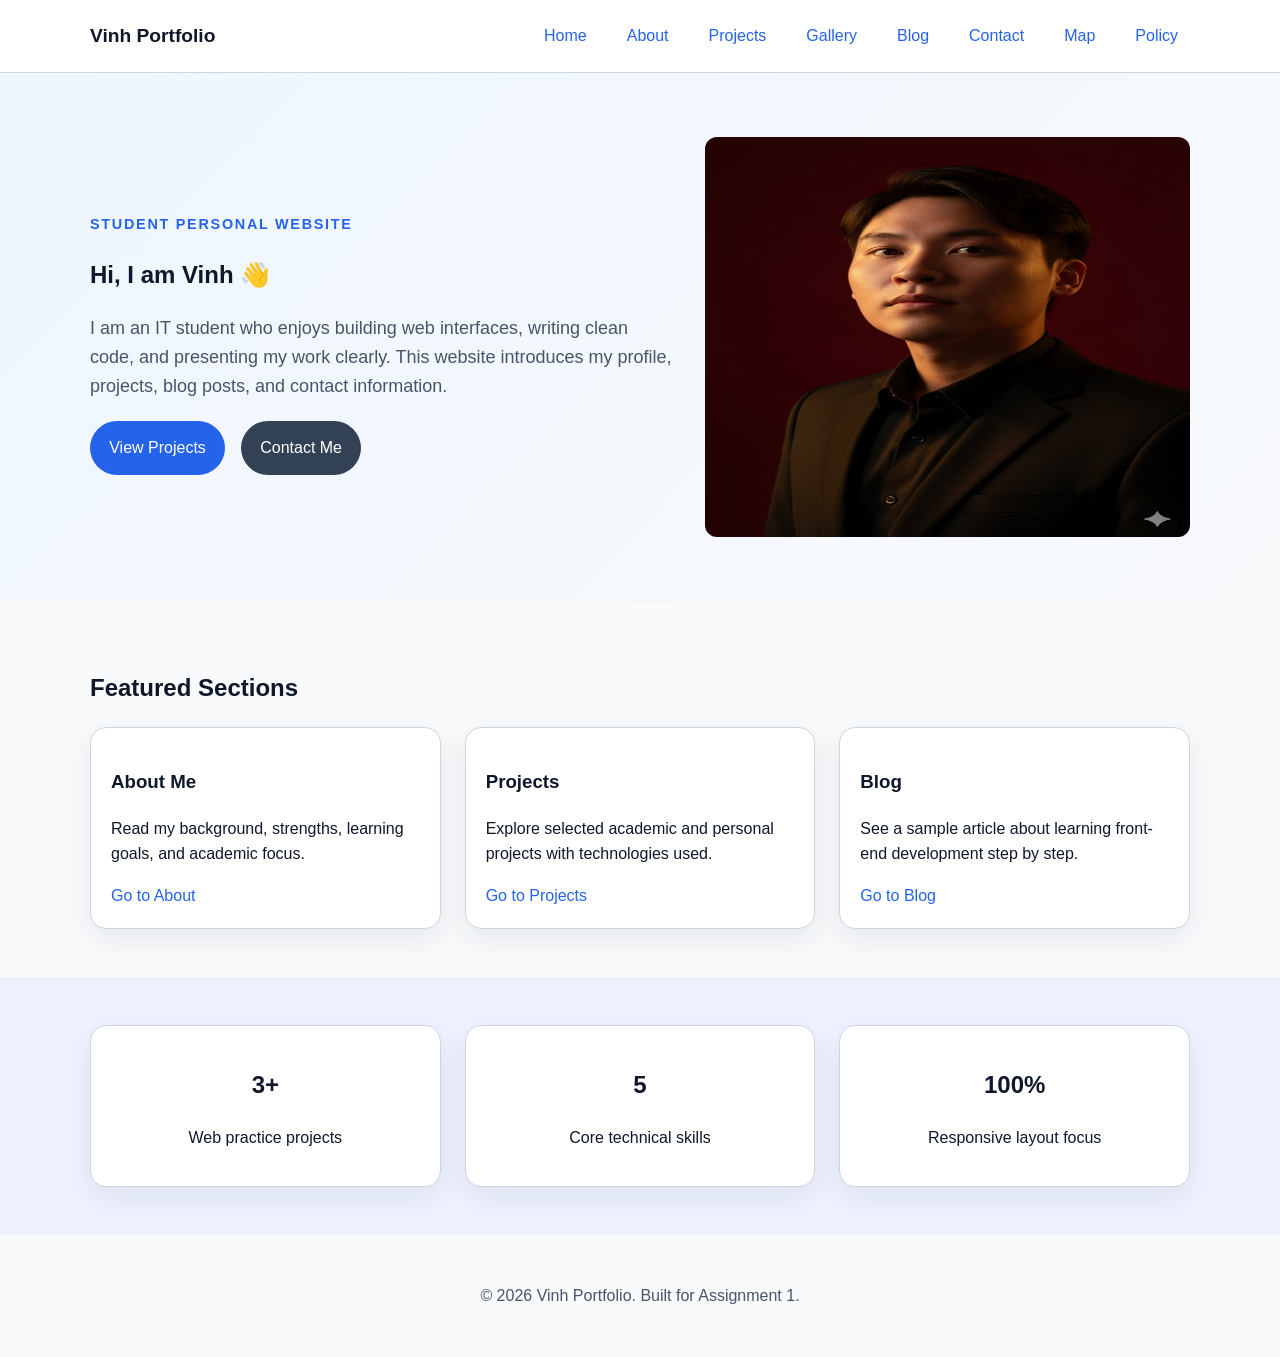
<file: index.html>
<!DOCTYPE html>
<html lang="en">
<head>
  <meta charset="UTF-8" />
  <meta name="viewport" content="width=device-width, initial-scale=1.0" />
  <meta name="description" content="Home page of Vinh personal portfolio website for Assignment 1." />
  <title>Home | Vinh Portfolio</title>
  <link rel="icon" type="image/png" href="assets/img/favicon.png" />
  <link rel="stylesheet" href="assets/css/styles.css" />
  <script defer src="assets/js/main.js"></script>
</head>
<body>
  <a class="skip-link" href="#main-content">Skip to main content</a>
  <header class="site-header">
    <div class="container header-wrapper">

      <a class="logo" href="index.html">Vinh Portfolio</a>
      <button class="menu-toggle" aria-label="Open navigation menu">☰</button>
      <nav aria-label="Main navigation" class="site-nav">
        <ul>
          <li><a href="index.html">Home</a></li>
          <li><a href="about.html">About</a></li>
          <li><a href="projects.html">Projects</a></li>
          <li><a href="gallery.html">Gallery</a></li>
          <li><a href="blog.html">Blog</a></li>
          <li><a href="contact.html">Contact</a></li>
          <li><a href="map.html">Map</a></li>
          <li><a href="policy.html">Policy</a></li>
        </ul>
      </nav>

    </div>
  </header>

  <main id="main-content">

    <section class="hero">
      <div class="container hero-grid">
        <div>
          <p class="eyebrow">Student Personal Website</p>
          <h1>Hi, I am Vinh 👋</h1>
          <p class="lead">
            I am an IT student who enjoys building web interfaces, writing clean code,
            and presenting my work clearly. This website introduces my profile,
            projects, blog posts, and contact information.
          </p>
          <div class="button-row">
            <a class="button" href="projects.html">View Projects</a>
            <a class="button button-secondary" href="contact.html">Contact Me</a>
          </div>
        </div>
        <figure class="hero-figure">
          <img src="assets/img/profile.jpg" alt="Person working on a laptop at a desk for portfolio hero section" width="600" height="400" />
        </figure>
      </div>
    </section>

    <section class="section">
      <div class="container">
        <h2>Featured Sections</h2>
        <div class="card-grid">
          <article class="card">
            <h3>About Me</h3>
            <p>Read my background, strengths, learning goals, and academic focus.</p>
            <a href="about.html">Go to About</a>
          </article>
          <article class="card">
            <h3>Projects</h3>
            <p>Explore selected academic and personal projects with technologies used.</p>
            <a href="projects.html">Go to Projects</a>
          </article>
          <article class="card">
            <h3>Blog</h3>
            <p>See a sample article about learning front-end development step by step.</p>
            <a href="blog.html">Go to Blog</a>
          </article>
        </div>
      </div>
    </section>

    <section class="section section-alt">
      <div class="container stats-grid">
        <article class="stat-card">
          <h2>3+</h2>
          <p>Web practice projects</p>
        </article>
        <article class="stat-card">
          <h2>5</h2>
          <p>Core technical skills</p>
        </article>
        <article class="stat-card">
          <h2>100%</h2>
          <p>Responsive layout focus</p>
        </article>
      </div>
    </section>

  </main>

    <footer class="site-footer">
      <p>&copy; 2026 Vinh Portfolio. Built for Assignment 1.</p>
    </footer>

</body>
</html>
</file>
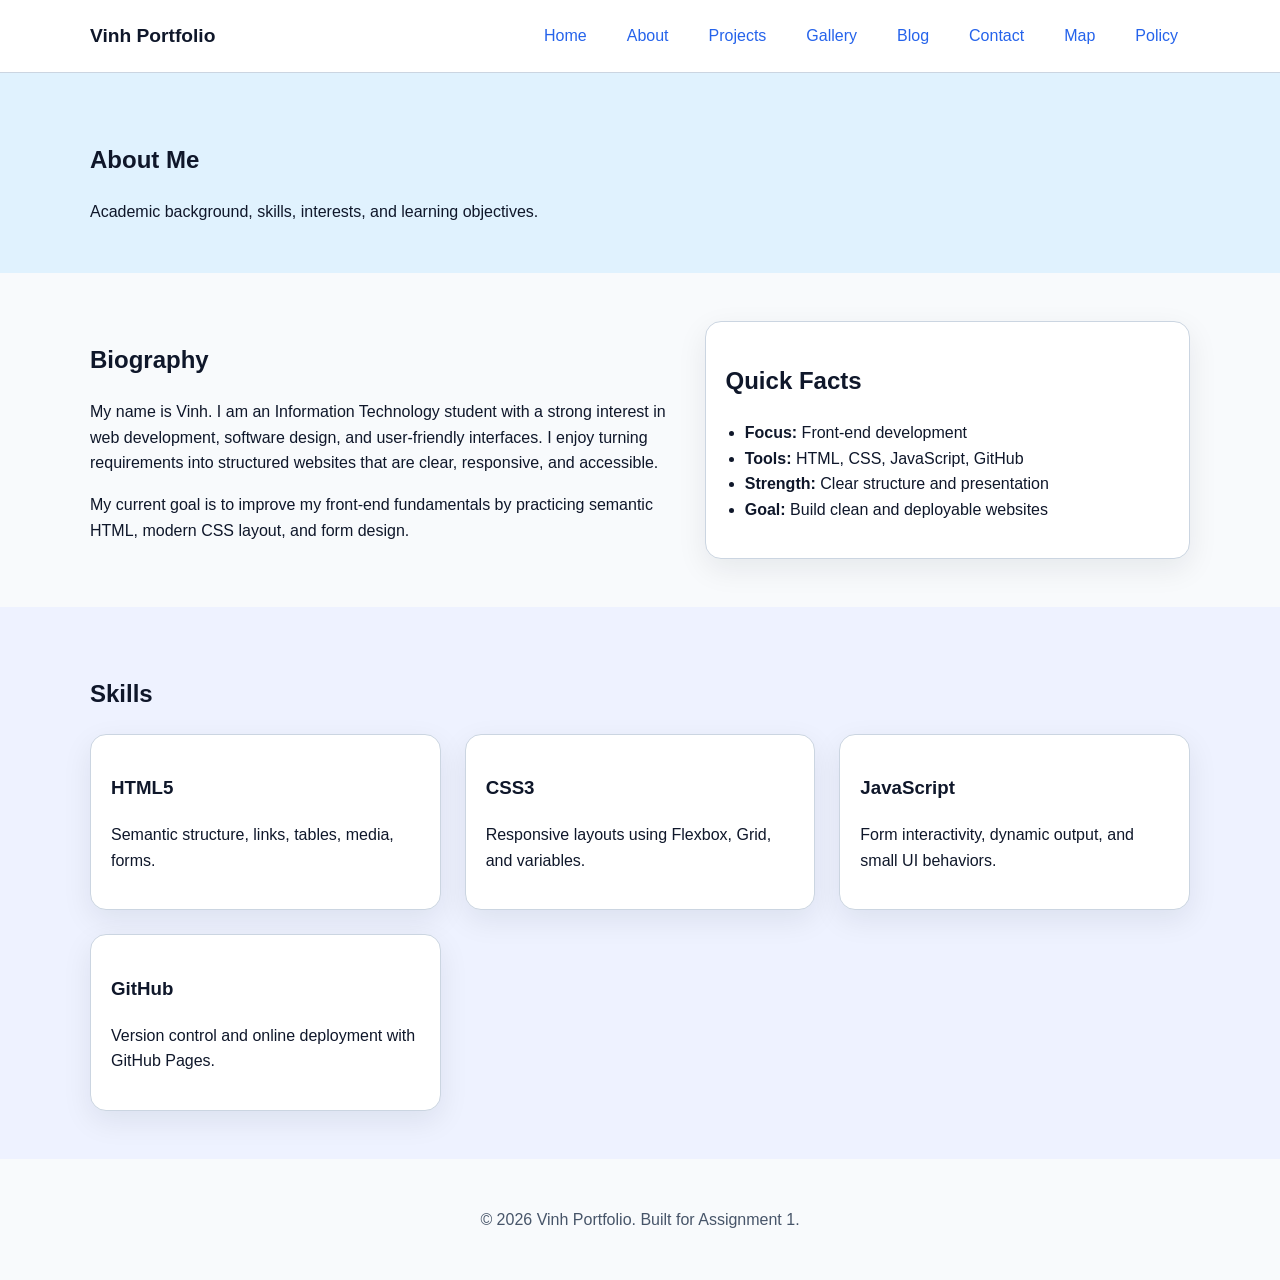
<file: about.html>
<!DOCTYPE html>
<html lang="en">
<head>
  <meta charset="UTF-8" />
  <meta name="viewport" content="width=device-width, initial-scale=1.0" />
  <meta name="description" content="About page describing Vinh background, skills, and goals." />
  <title>About | Vinh Portfolio</title>
  <link rel="icon" type="image/png" href="assets/img/favicon.png" />
  <link rel="stylesheet" href="assets/css/styles.css" />
  <script defer src="assets/js/main.js"></script>
</head>
<body>
  <a class="skip-link" href="#main-content">Skip to main content</a>
  <header class="site-header">
    <div class="container header-wrapper">

      <a class="logo" href="index.html">Vinh Portfolio</a>
      <button class="menu-toggle" aria-label="Open navigation menu">☰</button>
      <nav aria-label="Main navigation" class="site-nav">
        <ul>
          <li><a href="index.html">Home</a></li>
          <li><a href="about.html">About</a></li>
          <li><a href="projects.html">Projects</a></li>
          <li><a href="gallery.html">Gallery</a></li>
          <li><a href="blog.html">Blog</a></li>
          <li><a href="contact.html">Contact</a></li>
          <li><a href="map.html">Map</a></li>
          <li><a href="policy.html">Policy</a></li>
        </ul>
      </nav>

    </div>
  </header>

  <main id="main-content">

    <section class="page-banner">
      <div class="container">
        <h1>About Me</h1>
        <p>Academic background, skills, interests, and learning objectives.</p>
      </div>
    </section>

    <section class="section">
      <div class="container two-column">
        <article>
          <h2>Biography</h2>
          <p>
            My name is Vinh. I am an Information Technology student with a strong interest in
            web development, software design, and user-friendly interfaces. I enjoy turning
            requirements into structured websites that are clear, responsive, and accessible.
          </p>
          <p>
            My current goal is to improve my front-end fundamentals by practicing semantic HTML,
            modern CSS layout, and form design.
          </p>
        </article>
        <aside class="card">
          <h2>Quick Facts</h2>
          <ul class="info-list">
            <li><strong>Focus:</strong> Front-end development</li>
            <li><strong>Tools:</strong> HTML, CSS, JavaScript, GitHub</li>
            <li><strong>Strength:</strong> Clear structure and presentation</li>
            <li><strong>Goal:</strong> Build clean and deployable websites</li>
          </ul>
        </aside>
      </div>
    </section>

    <section class="section section-alt">
      <div class="container">
        <h2>Skills</h2>
        <div class="skill-grid">
          <div class="skill-card"><h3>HTML5</h3><p>Semantic structure, links, tables, media, forms.</p></div>
          <div class="skill-card"><h3>CSS3</h3><p>Responsive layouts using Flexbox, Grid, and variables.</p></div>
          <div class="skill-card"><h3>JavaScript</h3><p>Form interactivity, dynamic output, and small UI behaviors.</p></div>
          <div class="skill-card"><h3>GitHub</h3><p>Version control and online deployment with GitHub Pages.</p></div>
        </div>
      </div>
    </section>

  </main>

    <footer class="site-footer">
      <p>&copy; 2026 Vinh Portfolio. Built for Assignment 1.</p>
    </footer>

</body>
</html>
</file>
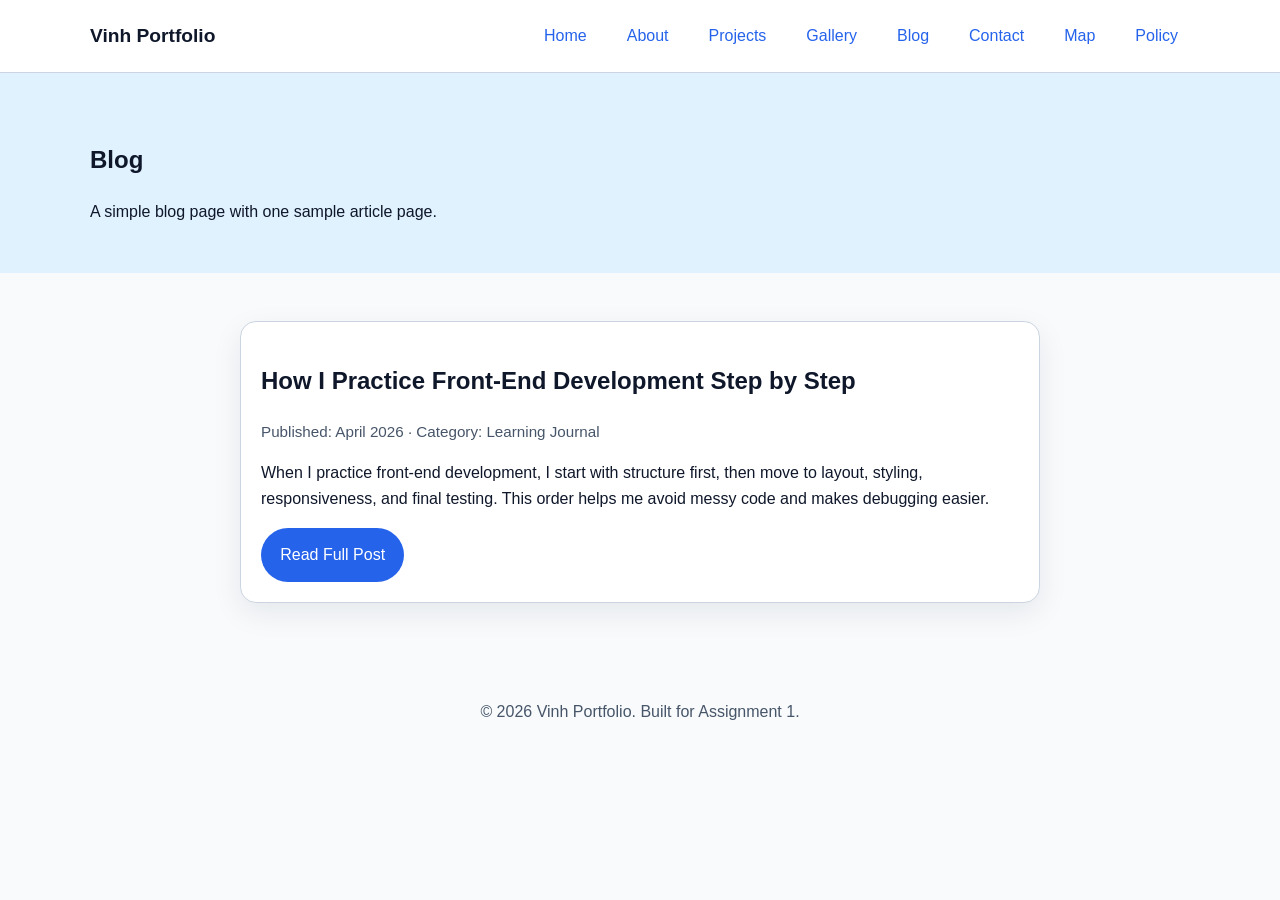
<file: blog.html>
<!DOCTYPE html>
<html lang="en">
<head>
  <meta charset="UTF-8" />
  <meta name="viewport" content="width=device-width, initial-scale=1.0" />
  <meta name="description" content="Blog page with article previews." />
  <title>Blog | Vinh Portfolio</title>
  <link rel="icon" type="image/png" href="assets/img/favicon.png" />
  <link rel="stylesheet" href="assets/css/styles.css" />
  <script defer src="assets/js/main.js"></script>
</head>
<body>
  <a class="skip-link" href="#main-content">Skip to main content</a>
  <header class="site-header">
    <div class="container header-wrapper">

      <a class="logo" href="index.html">Vinh Portfolio</a>
      <button class="menu-toggle" aria-label="Open navigation menu">☰</button>
      <nav aria-label="Main navigation" class="site-nav">
        <ul>
          <li><a href="index.html">Home</a></li>
          <li><a href="about.html">About</a></li>
          <li><a href="projects.html">Projects</a></li>
          <li><a href="gallery.html">Gallery</a></li>
          <li><a href="blog.html">Blog</a></li>
          <li><a href="contact.html">Contact</a></li>
          <li><a href="map.html">Map</a></li>
          <li><a href="policy.html">Policy</a></li>
        </ul>
      </nav>

    </div>
  </header>

  <main id="main-content">

    <section class="page-banner">
      <div class="container">
        <h1>Blog</h1>
        <p>A simple blog page with one sample article page.</p>
      </div>
    </section>

    <section class="section">
      <div class="container">
        <article class="blog-preview card">
          <h2>How I Practice Front-End Development Step by Step</h2>
          <p class="meta">Published: April 2026 · Category: Learning Journal</p>
          <p>
            When I practice front-end development, I start with structure first,
            then move to layout, styling, responsiveness, and final testing.
            This order helps me avoid messy code and makes debugging easier.
          </p>
          <a class="button" href="post-1.html">Read Full Post</a>
        </article>
      </div>
    </section>

  </main>

    <footer class="site-footer">
      <p>&copy; 2026 Vinh Portfolio. Built for Assignment 1.</p>
    </footer>

</body>
</html>
</file>
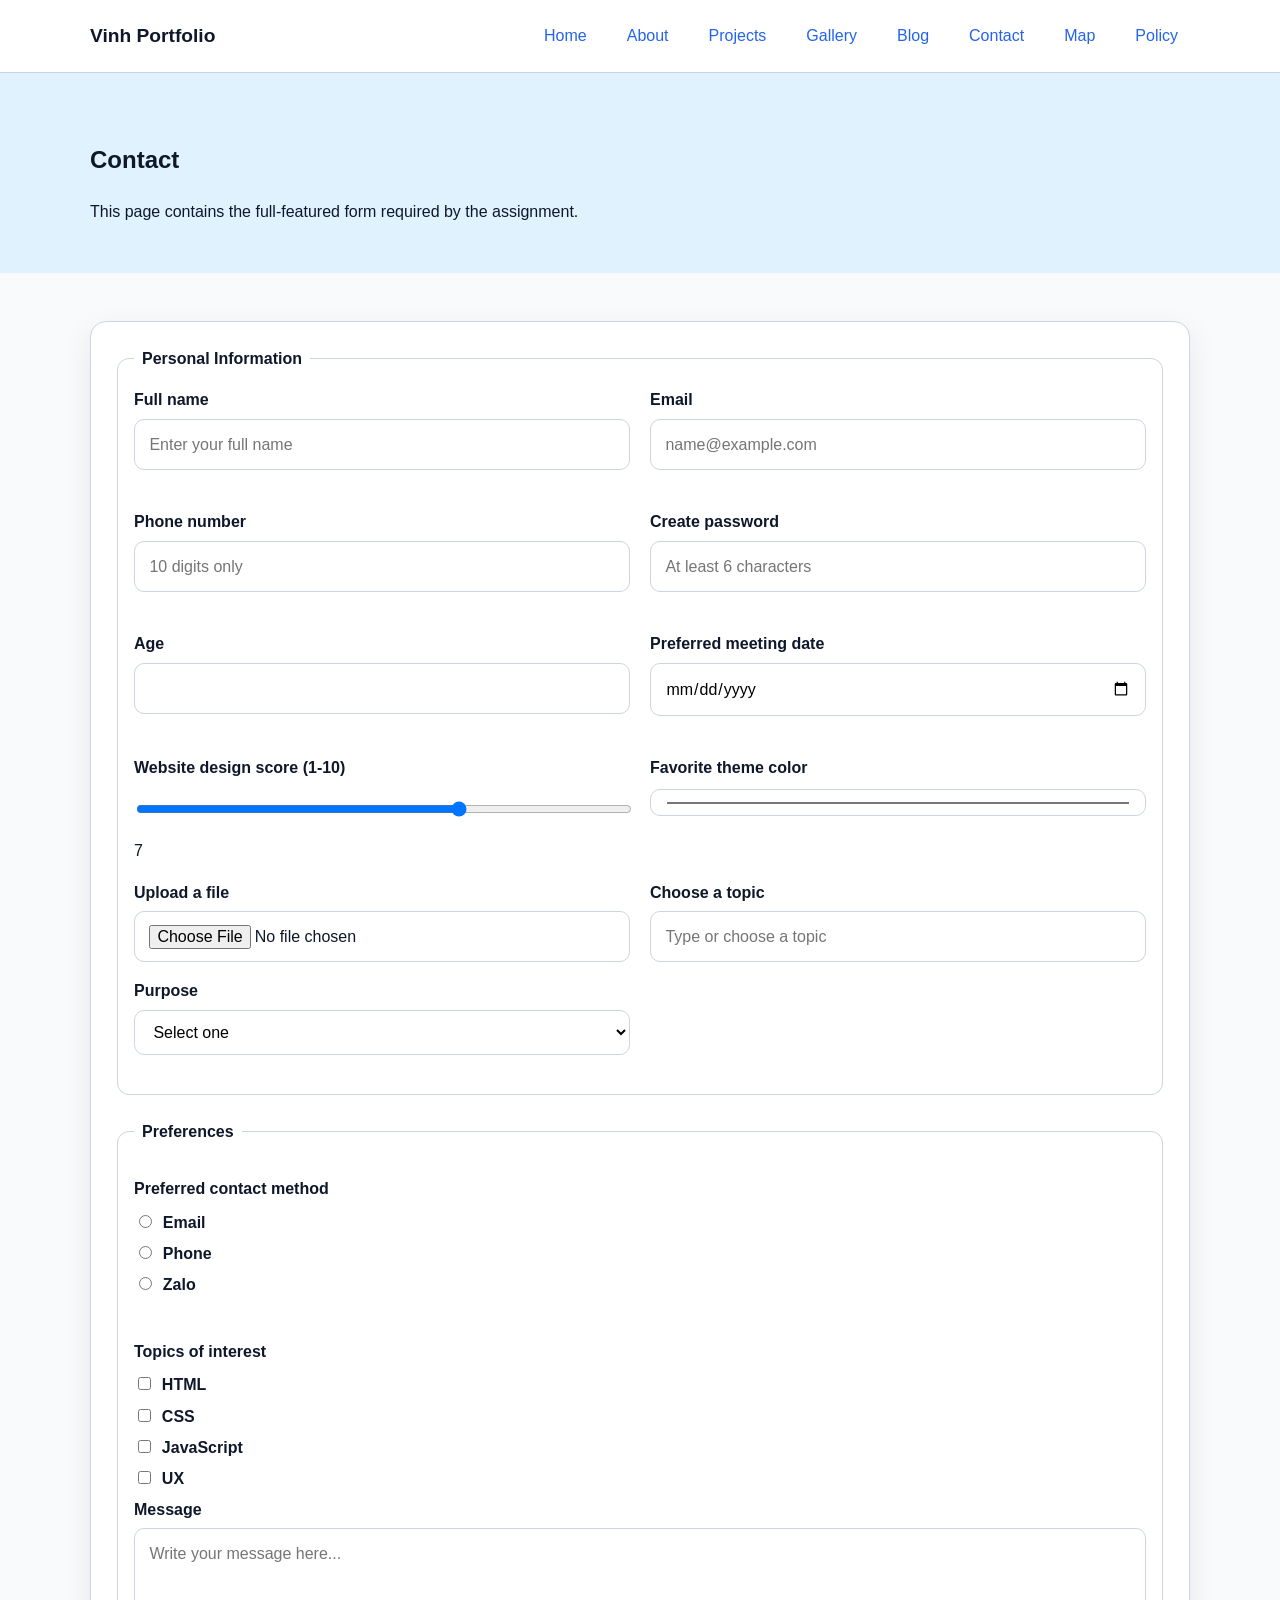
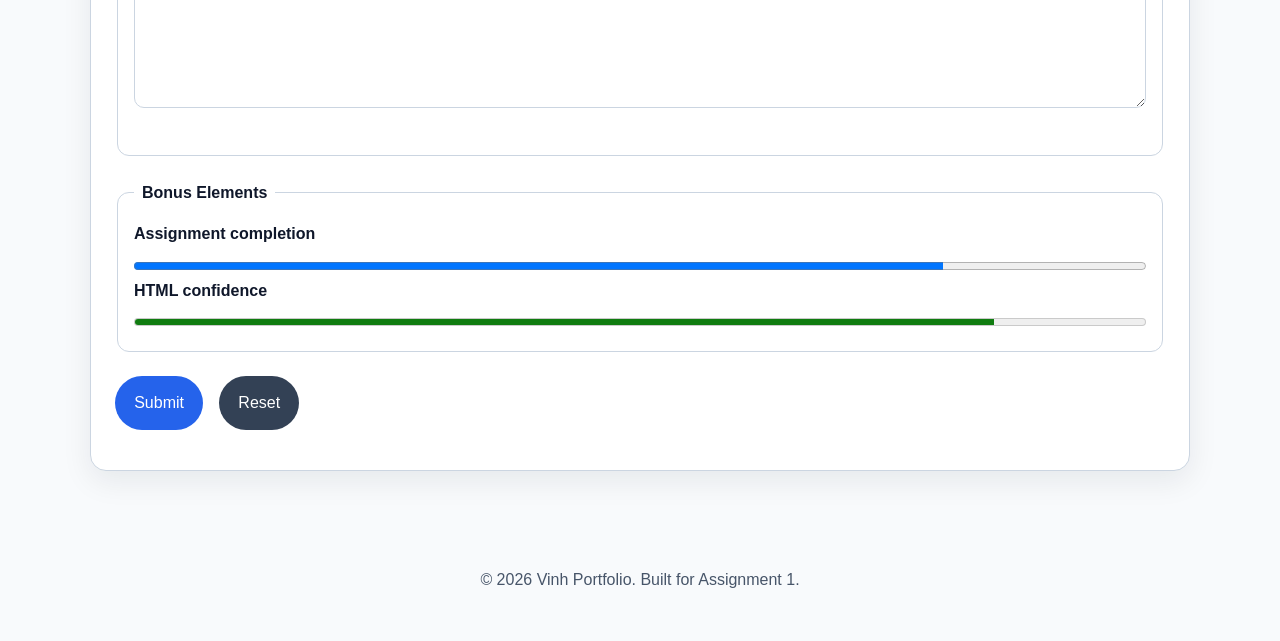
<file: contact.html>
<!DOCTYPE html>
<html lang="en">
<head>
  <meta charset="UTF-8" />
  <meta name="viewport" content="width=device-width, initial-scale=1.0" />
  <meta name="description" content="Contact page with full-featured HTML form." />
  <title>Contact | Vinh Portfolio</title>
  <link rel="icon" type="image/png" href="assets/img/favicon.png" />
  <link rel="stylesheet" href="assets/css/styles.css" />
  <script defer src="assets/js/main.js"></script>
</head>
<body>
  <a class="skip-link" href="#main-content">Skip to main content</a>
  <header class="site-header">
    <div class="container header-wrapper">

      <a class="logo" href="index.html">Vinh Portfolio</a>
      <button class="menu-toggle" aria-label="Open navigation menu">☰</button>
      <nav aria-label="Main navigation" class="site-nav">
        <ul>
          <li><a href="index.html">Home</a></li>
          <li><a href="about.html">About</a></li>
          <li><a href="projects.html">Projects</a></li>
          <li><a href="gallery.html">Gallery</a></li>
          <li><a href="blog.html">Blog</a></li>
          <li><a href="contact.html">Contact</a></li>
          <li><a href="map.html">Map</a></li>
          <li><a href="policy.html">Policy</a></li>
        </ul>
      </nav>

    </div>
  </header>

  <main id="main-content">

    <section class="page-banner">
      <div class="container">
        <h1>Contact</h1>
        <p>This page contains the full-featured form required by the assignment.</p>
      </div>
    </section>

    <section class="section">
      <div class="container">
        <form id="contact-form" class="contact-form" action="#" method="post" novalidate>
          <input type="hidden" id="formSource" name="formSource" value="assignment-1-portfolio" />

          <fieldset>
            <legend>Personal Information</legend>

            <div class="form-grid">
              <div>
                <label for="fullName">Full name</label>
                <input type="text" id="fullName" name="fullName" required minlength="2" placeholder="Enter your full name" />
                <small class="error-message"></small>
              </div>

              <div>
                <label for="email">Email</label>
                <input type="email" id="email" name="email" required placeholder="name@example.com" />
                <small class="error-message"></small>
              </div>

              <div>
                <label for="phone">Phone number</label>
                <input type="tel" id="phone" name="phone" required pattern="[0-9]{10}" placeholder="10 digits only" />
                <small class="error-message"></small>
              </div>

              <div>
                <label for="password">Create password</label>
                <input type="password" id="password" name="password" required minlength="6" placeholder="At least 6 characters" />
                <small class="error-message"></small>
              </div>

              <div>
                <label for="age">Age</label>
                <input type="number" id="age" name="age" min="16" max="60" step="1" required />
                <small class="error-message"></small>
              </div>

              <div>
                <label for="visitDate">Preferred meeting date</label>
                <input type="date" id="visitDate" name="visitDate" required />
                <small class="error-message"></small>
              </div>

              <div>
                <label for="designRange">Website design score (1-10)</label>
                <input type="range" id="designRange" name="designRange" min="1" max="10" step="1" value="7" />
                <output id="rangeOutput" for="designRange">7</output>
              </div>

              <div>
                <label for="favoriteColor">Favorite theme color</label>
                <input type="color" id="favoriteColor" name="favoriteColor" value="#2563eb" />
              </div>

              <div>
                <label for="portfolioFile">Upload a file</label>
                <input type="file" id="portfolioFile" name="portfolioFile" accept=".pdf,.png,.jpg,.jpeg" />
              </div>

              <div>
                <label for="topic">Choose a topic</label>
                <input list="topics" id="topic" name="topic" placeholder="Type or choose a topic" />
                <datalist id="topics">
                  <option value="Portfolio website"></option>
                  <option value="Responsive design"></option>
                  <option value="HTML form practice"></option>
                  <option value="Accessibility"></option>
                </datalist>
              </div>

              <div>
                <label for="purpose">Purpose</label>
                <select id="purpose" name="purpose" required>
                  <option value="">Select one</option>
                  <optgroup label="Study">
                    <option value="assignment">Assignment</option>
                    <option value="practice">Practice</option>
                  </optgroup>
                  <optgroup label="Work">
                    <option value="internship">Internship portfolio</option>
                    <option value="freelance">Freelance inquiry</option>
                  </optgroup>
                </select>
                <small class="error-message"></small>
              </div>
            </div>
          </fieldset>

          <fieldset>
            <legend>Preferences</legend>

            <p class="group-title">Preferred contact method</p>
            <label><input type="radio" name="contactMethod" value="email" required /> Email</label>
            <label><input type="radio" name="contactMethod" value="phone" /> Phone</label>
            <label><input type="radio" name="contactMethod" value="zalo" /> Zalo</label>
            <small class="error-message radio-error"></small>

            <p class="group-title">Topics of interest</p>
            <label><input type="checkbox" name="interest" value="html" /> HTML</label>
            <label><input type="checkbox" name="interest" value="css" /> CSS</label>
            <label><input type="checkbox" name="interest" value="javascript" /> JavaScript</label>
            <label><input type="checkbox" name="interest" value="ux" /> UX</label>

            <label for="message">Message</label>
            <textarea id="message" name="message" rows="6" required minlength="10" placeholder="Write your message here..."></textarea>
            <small class="error-message"></small>
          </fieldset>

          <fieldset>
            <legend>Bonus Elements</legend>
            <label for="progressTask">Assignment completion</label>
            <progress id="progressTask" value="80" max="100">80%</progress>

            <label for="skillMeter">HTML confidence</label>
            <meter id="skillMeter" min="0" max="100" low="40" high="80" optimum="90" value="85">85%</meter>
          </fieldset>

          <div class="button-row">
            <button type="submit" class="button">Submit</button>
            <button type="reset" class="button button-secondary">Reset</button>
          </div>

          <p id="form-status" class="form-status" aria-live="polite"></p>
        </form>
      </div>
    </section>

  </main>

    <footer class="site-footer">
      <p>&copy; 2026 Vinh Portfolio. Built for Assignment 1.</p>
    </footer>

</body>
</html>
</file>
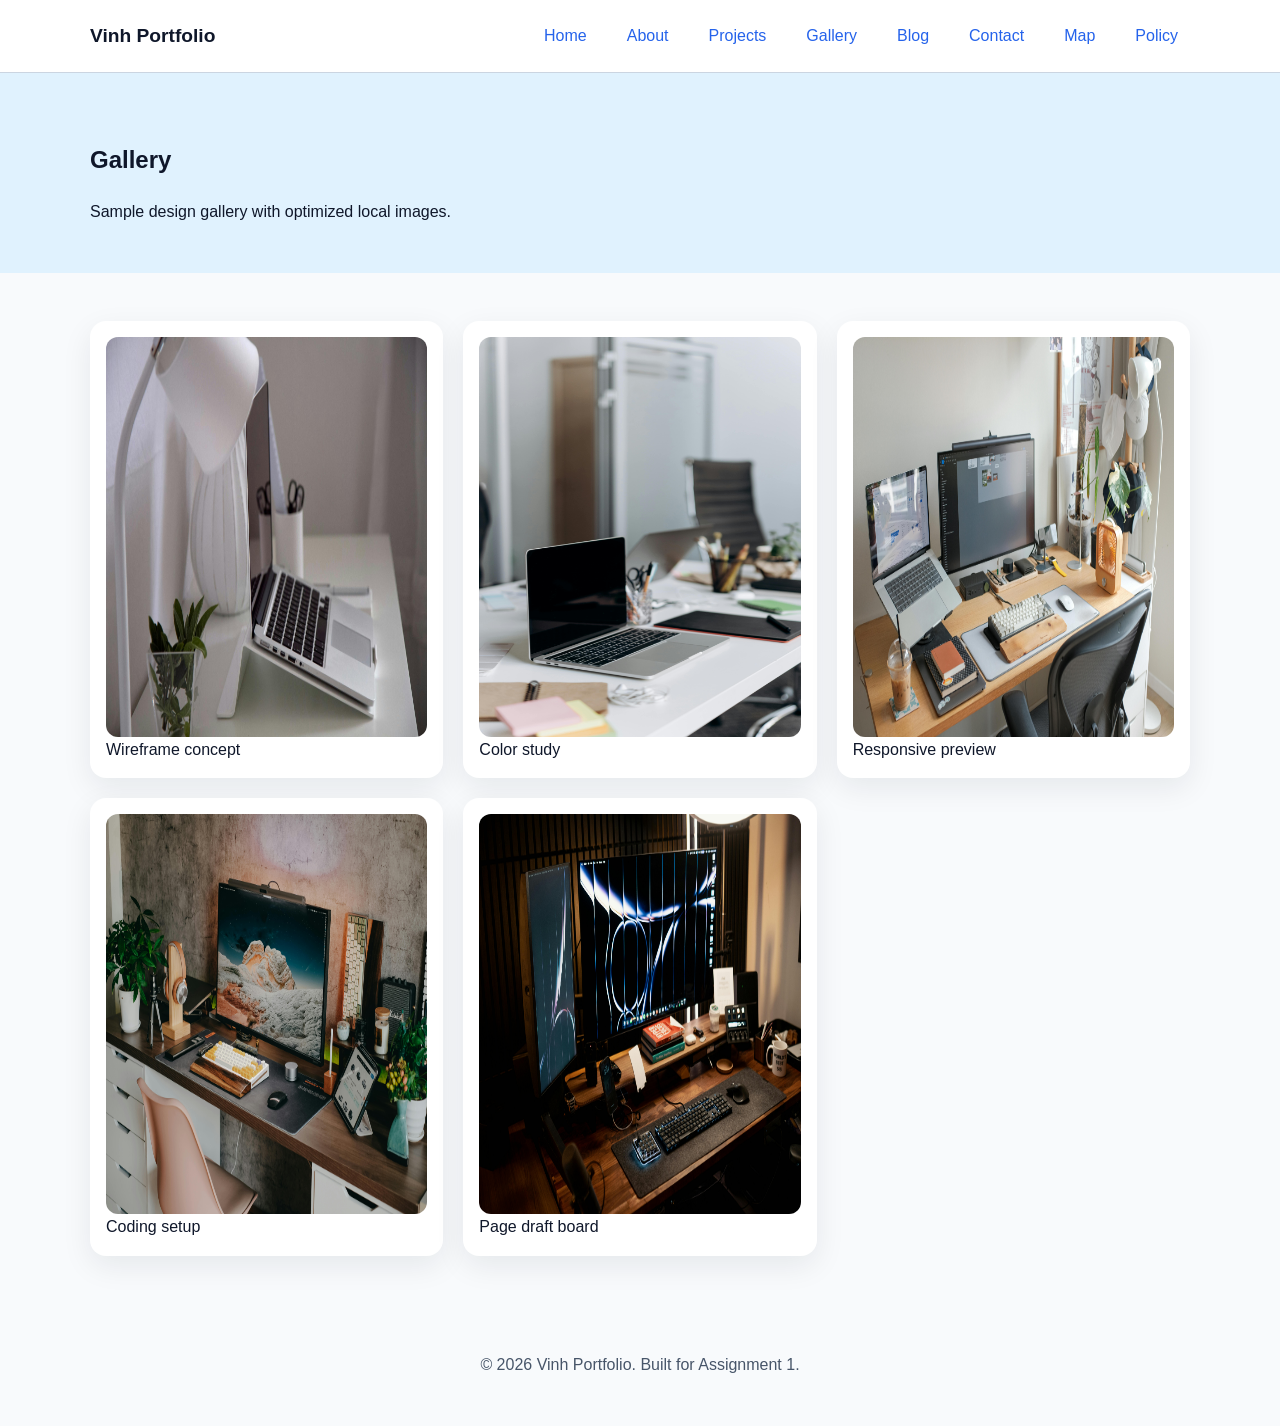
<file: gallery.html>
<!DOCTYPE html>
<html lang="en">
<head>
  <meta charset="UTF-8" />
  <meta name="viewport" content="width=device-width, initial-scale=1.0" />
  <meta name="description" content="Gallery page with design images and captions." />
  <title>Gallery | Vinh Portfolio</title>
  <link rel="icon" type="image/png" href="assets/img/favicon.png" />
  <link rel="stylesheet" href="assets/css/styles.css" />
  <script defer src="assets/js/main.js"></script>
</head>
<body>
  <a class="skip-link" href="#main-content">Skip to main content</a>
  <header class="site-header">
    <div class="container header-wrapper">

      <a class="logo" href="index.html">Vinh Portfolio</a>
      <button class="menu-toggle" aria-label="Open navigation menu">☰</button>
      <nav aria-label="Main navigation" class="site-nav">
        <ul>
          <li><a href="index.html">Home</a></li>
          <li><a href="about.html">About</a></li>
          <li><a href="projects.html">Projects</a></li>
          <li><a href="gallery.html">Gallery</a></li>
          <li><a href="blog.html">Blog</a></li>
          <li><a href="contact.html">Contact</a></li>
          <li><a href="map.html">Map</a></li>
          <li><a href="policy.html">Policy</a></li>
        </ul>
      </nav>

    </div>
  </header>

  <main id="main-content">

    <section class="page-banner">
      <div class="container">
        <h1>Gallery</h1>
        <p>Sample design gallery with optimized local images.</p>
      </div>
    </section>

    <section class="section">
      <div class="container gallery-grid">
        <figure class="gallery-item">
          <img loading="lazy" src="assets/img/gallery-1.jpg" alt="Minimal home office with laptop, lamp, and plant" width="600" height="400" />
          <figcaption>Wireframe concept</figcaption>
        </figure>
        <figure class="gallery-item">
          <img loading="lazy" src="assets/img/gallery-2.jpg" alt="Office desk with laptop and stationery items" width="600" height="400" />
          <figcaption>Color study</figcaption>
        </figure>
        <figure class="gallery-item">
          <img loading="lazy" src="assets/img/gallery-3.jpg" alt="Bright workspace with laptop stand and large monitor" width="600" height="400" />
          <figcaption>Responsive preview</figcaption>
        </figure>
        <figure class="gallery-item">
          <img loading="lazy" src="assets/img/gallery-4.jpg" alt="Creative desk setup with large monitor and accessories" width="600" height="400" />
          <figcaption>Coding setup</figcaption>
        </figure>
        <figure class="gallery-item">
          <img loading="lazy" src="assets/img/gallery-5.jpg" alt="Dark modern desk setup with ultrawide monitor and keyboard" width="600" height="400" />
          <figcaption>Page draft board</figcaption>
        </figure>
      </div>
    </section>

  </main>

    <footer class="site-footer">
      <p>&copy; 2026 Vinh Portfolio. Built for Assignment 1.</p>
    </footer>

</body>
</html>
</file>
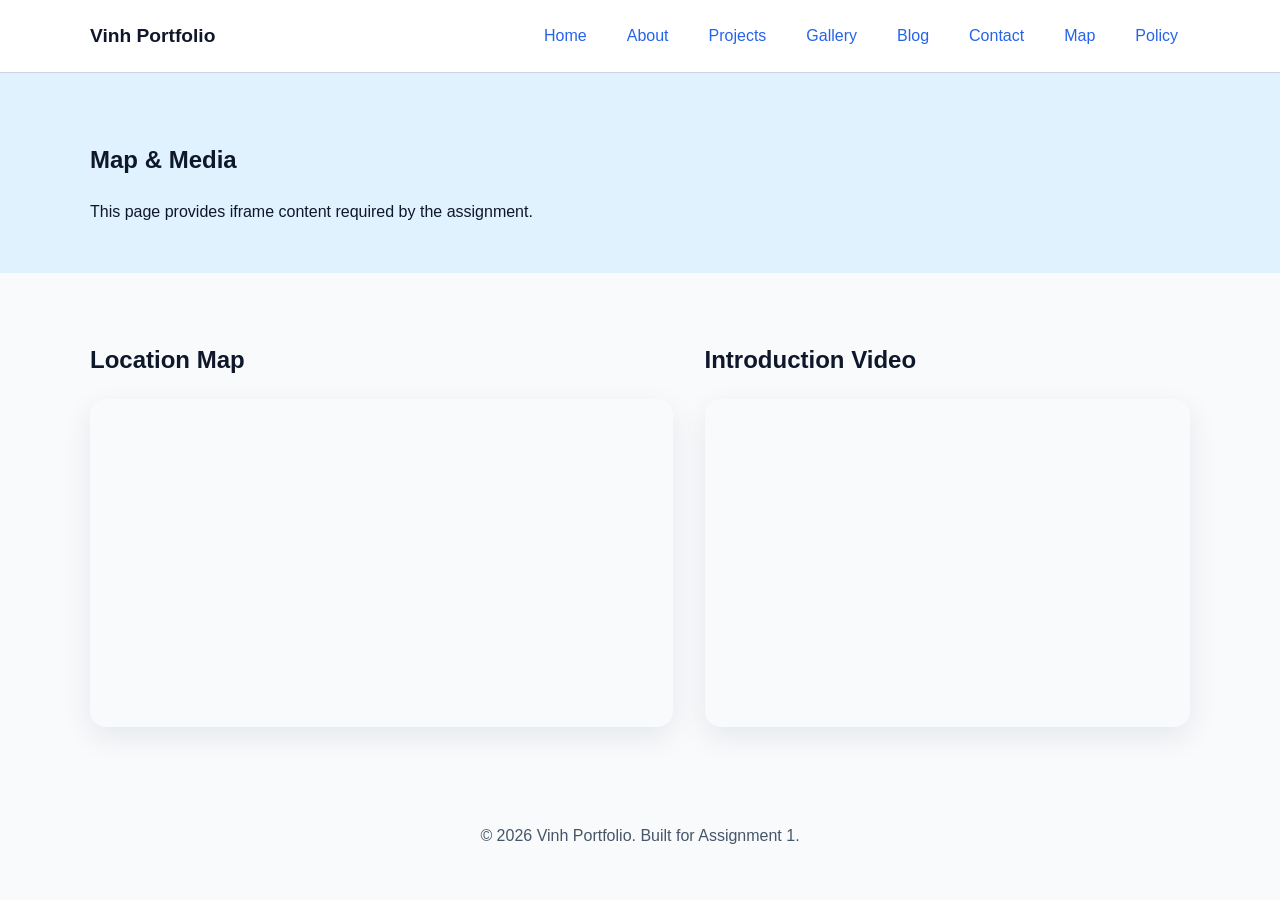
<file: map.html>
<!DOCTYPE html>
<html lang="en">
<head>
  <meta charset="UTF-8" />
  <meta name="viewport" content="width=device-width, initial-scale=1.0" />
  <meta name="description" content="Map and media page with iframe content." />
  <title>Map | Vinh Portfolio</title>
  <link rel="icon" type="image/png" href="assets/img/favicon.png" />
  <link rel="stylesheet" href="assets/css/styles.css" />
  <script defer src="assets/js/main.js"></script>
</head>
<body>
  <a class="skip-link" href="#main-content">Skip to main content</a>
  <header class="site-header">
    <div class="container header-wrapper">

      <a class="logo" href="index.html">Vinh Portfolio</a>
      <button class="menu-toggle" aria-label="Open navigation menu">☰</button>
      <nav aria-label="Main navigation" class="site-nav">
        <ul>
          <li><a href="index.html">Home</a></li>
          <li><a href="about.html">About</a></li>
          <li><a href="projects.html">Projects</a></li>
          <li><a href="gallery.html">Gallery</a></li>
          <li><a href="blog.html">Blog</a></li>
          <li><a href="contact.html">Contact</a></li>
          <li><a href="map.html">Map</a></li>
          <li><a href="policy.html">Policy</a></li>
        </ul>
      </nav>

    </div>
  </header>

  <main id="main-content">

    <section class="page-banner">
      <div class="container">
        <h1>Map & Media</h1>
        <p>This page provides iframe content required by the assignment.</p>
      </div>
    </section>

    <section class="section">
      <div class="container two-column">
        <article>
          <h2>Location Map</h2>
          <div class="iframe-wrapper">
            <iframe
              title="Map showing Ho Chi Minh City"
              src="https://www.google.com/maps?q=Ho%20Chi%20Minh%20City&output=embed"
              loading="lazy"
              allowfullscreen>
            </iframe>
          </div>
        </article>

        <article>
          <h2>Introduction Video</h2>
          <div class="iframe-wrapper">
            <iframe
              title="YouTube video about web design basics"
              src="https://www.youtube.com/embed/UB1O30fR-EE"
              loading="lazy"
              allowfullscreen>
            </iframe>
          </div>
        </article>
      </div>
    </section>

  </main>

    <footer class="site-footer">
      <p>&copy; 2026 Vinh Portfolio. Built for Assignment 1.</p>
    </footer>

</body>
</html>
</file>
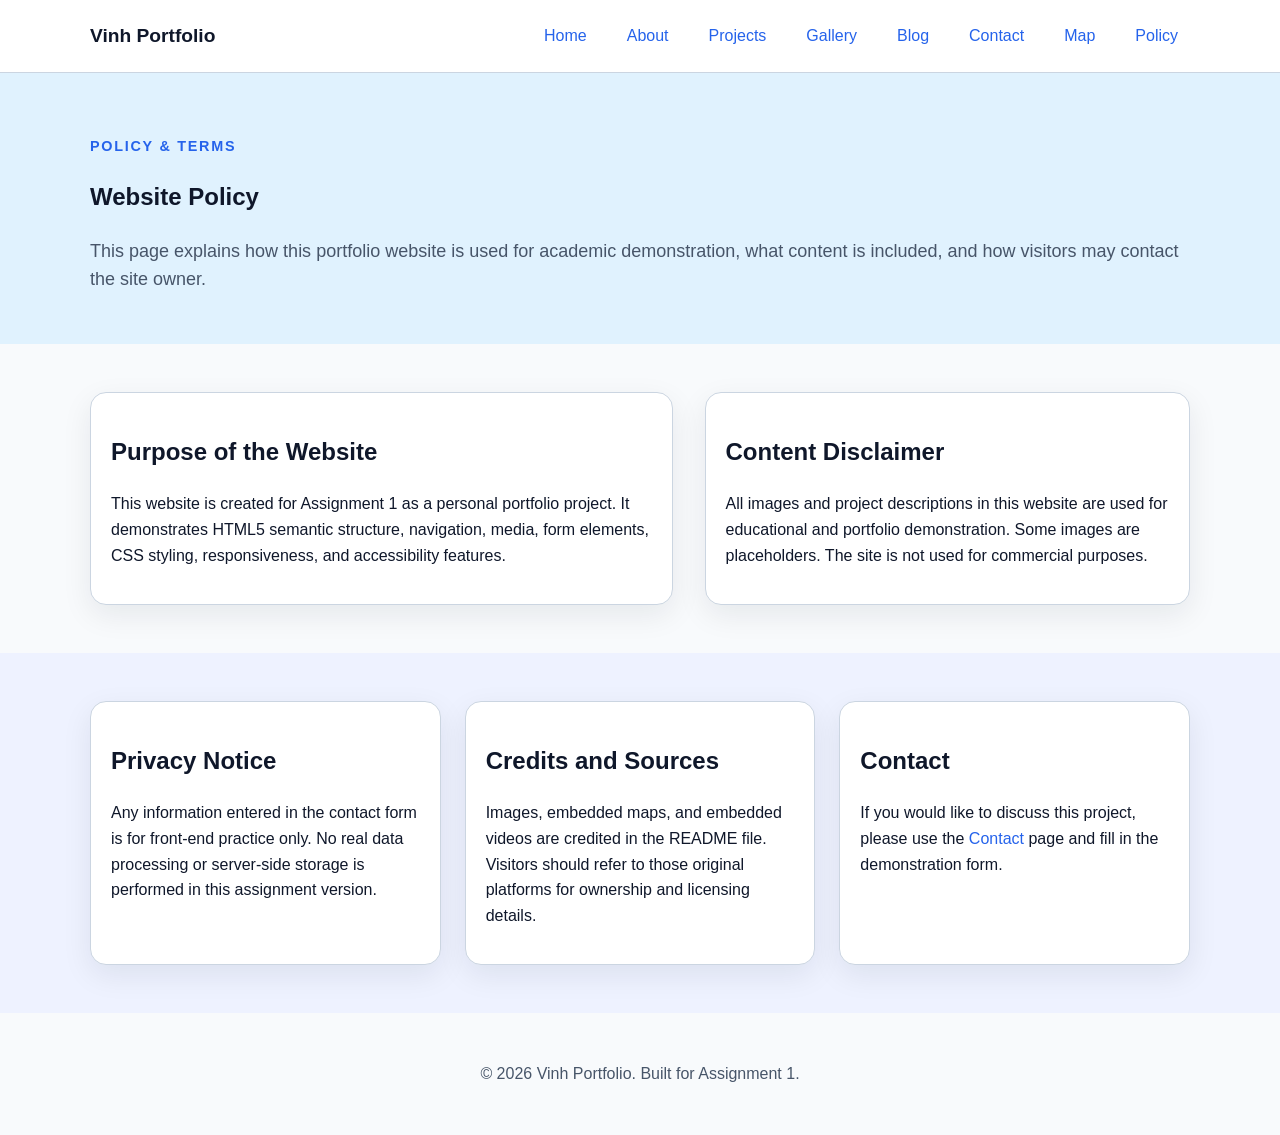
<file: policy.html>
<!DOCTYPE html>
<html lang="en">
<head>
  <meta charset="UTF-8" />
  <meta name="viewport" content="width=device-width, initial-scale=1.0" />
  <meta name="description" content="Policy and terms page of Vinh personal portfolio website for Assignment 1." />
  <title>Policy | Vinh Portfolio</title>
  <link rel="icon" type="image/png" href="assets/img/favicon.png" />
  <link rel="stylesheet" href="assets/css/styles.css" />
  <script defer src="assets/js/main.js"></script>
</head>
<body>
  <a class="skip-link" href="#main-content">Skip to main content</a>
  <header class="site-header">
    <div class="container header-wrapper">
      <a class="logo" href="index.html">Vinh Portfolio</a>
      <button class="menu-toggle" aria-label="Open navigation menu">☰</button>
      <nav aria-label="Main navigation" class="site-nav">
        <ul>
          <li><a href="index.html">Home</a></li>
          <li><a href="about.html">About</a></li>
          <li><a href="projects.html">Projects</a></li>
          <li><a href="gallery.html">Gallery</a></li>
          <li><a href="blog.html">Blog</a></li>
          <li><a href="contact.html">Contact</a></li>
          <li><a href="map.html">Map</a></li>
          <li><a href="policy.html">Policy</a></li>
        </ul>
      </nav>
    </div>
  </header>

  <main id="main-content">
    <section class="page-banner">
      <div class="container">
        <p class="eyebrow">Policy & Terms</p>
        <h1>Website Policy</h1>
        <p class="lead">This page explains how this portfolio website is used for academic demonstration, what content is included, and how visitors may contact the site owner.</p>
      </div>
    </section>

    <section class="section">
      <div class="container two-column">
        <article class="card">
          <h2>Purpose of the Website</h2>
          <p>This website is created for Assignment 1 as a personal portfolio project. It demonstrates HTML5 semantic structure, navigation, media, form elements, CSS styling, responsiveness, and accessibility features.</p>
        </article>

        <article class="card">
          <h2>Content Disclaimer</h2>
          <p>All images and project descriptions in this website are used for educational and portfolio demonstration. Some images are placeholders. The site is not used for commercial purposes.</p>
        </article>
      </div>
    </section>

    <section class="section section-alt">
      <div class="container card-grid">
        <article class="card">
          <h2>Privacy Notice</h2>
          <p>Any information entered in the contact form is for front-end practice only. No real data processing or server-side storage is performed in this assignment version.</p>
        </article>
        <article class="card">
          <h2>Credits and Sources</h2>
          <p>Images, embedded maps, and embedded videos are credited in the README file. Visitors should refer to those original platforms for ownership and licensing details.</p>
        </article>
        <article class="card">
          <h2>Contact</h2>
          <p>If you would like to discuss this project, please use the <a href="contact.html">Contact</a> page and fill in the demonstration form.</p>
        </article>
      </div>
    </section>
  </main>

  <footer class="site-footer">
    <p>&copy; 2026 Vinh Portfolio. Built for Assignment 1.</p>
  </footer>
</body>
</html>
</file>
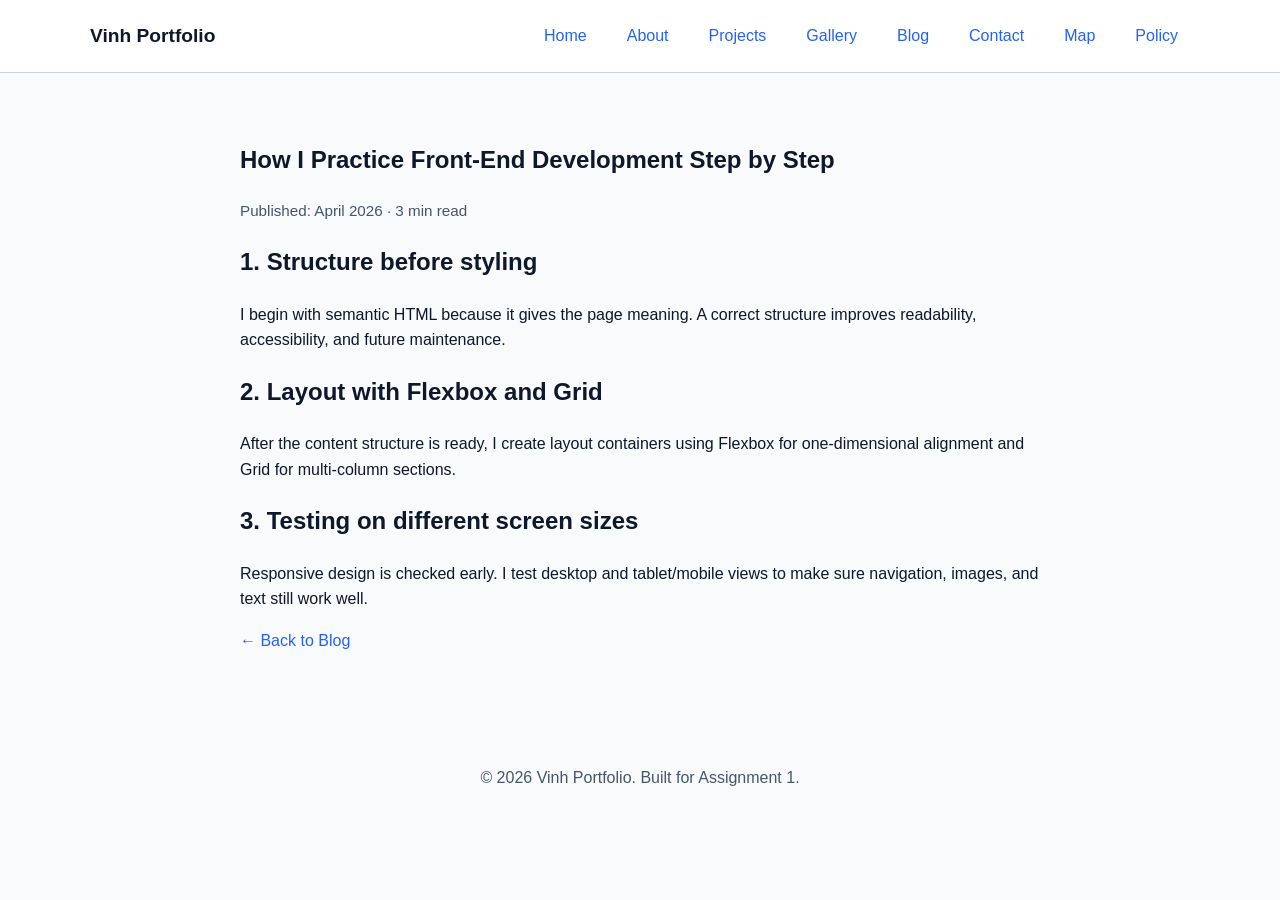
<file: post-1.html>
<!DOCTYPE html>
<html lang="en">
<head>
  <meta charset="UTF-8" />
  <meta name="viewport" content="width=device-width, initial-scale=1.0" />
  <meta name="description" content="Sample blog post about front-end learning." />
  <title>Post 1 | Vinh Portfolio</title>
  <link rel="icon" type="image/png" href="assets/img/favicon.png" />
  <link rel="stylesheet" href="assets/css/styles.css" />
  <script defer src="assets/js/main.js"></script>
</head>
<body>
  <a class="skip-link" href="#main-content">Skip to main content</a>
  <header class="site-header">
    <div class="container header-wrapper">

      <a class="logo" href="index.html">Vinh Portfolio</a>
      <button class="menu-toggle" aria-label="Open navigation menu">☰</button>
      <nav aria-label="Main navigation" class="site-nav">
        <ul>
          <li><a href="index.html">Home</a></li>
          <li><a href="about.html">About</a></li>
          <li><a href="projects.html">Projects</a></li>
          <li><a href="gallery.html">Gallery</a></li>
          <li><a href="blog.html">Blog</a></li>
          <li><a href="contact.html">Contact</a></li>
          <li><a href="map.html">Map</a></li>
          <li><a href="policy.html">Policy</a></li>
        </ul>
      </nav>

    </div>
  </header>

  <main id="main-content">

    <article class="section">
      <div class="container article-layout">
        <header>
          <h1>How I Practice Front-End Development Step by Step</h1>
          <p class="meta">Published: April 2026 · 3 min read</p>
        </header>
        <section>
          <h2>1. Structure before styling</h2>
          <p>
            I begin with semantic HTML because it gives the page meaning.
            A correct structure improves readability, accessibility, and future maintenance.
          </p>

          <h2>2. Layout with Flexbox and Grid</h2>
          <p>
            After the content structure is ready, I create layout containers using Flexbox
            for one-dimensional alignment and Grid for multi-column sections.
          </p>

          <h2>3. Testing on different screen sizes</h2>
          <p>
            Responsive design is checked early. I test desktop and tablet/mobile views
            to make sure navigation, images, and text still work well.
          </p>

          <p><a href="blog.html">← Back to Blog</a></p>
        </section>
      </div>
    </article>

  </main>

    <footer class="site-footer">
      <p>&copy; 2026 Vinh Portfolio. Built for Assignment 1.</p>
    </footer>

</body>
</html>
</file>
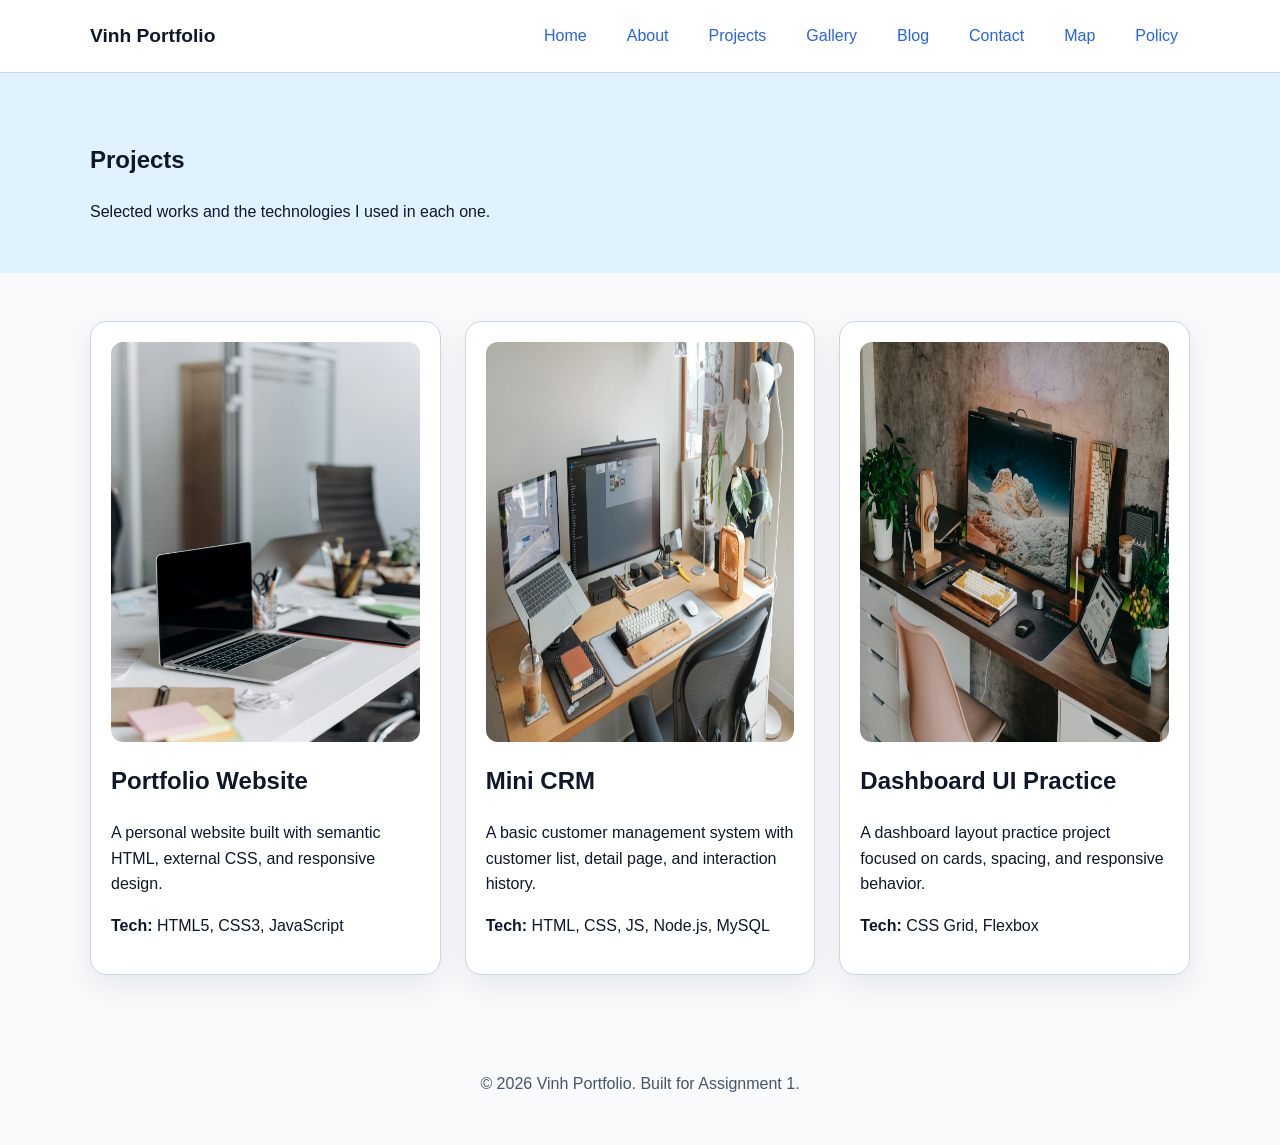
<file: projects.html>
<!DOCTYPE html>
<html lang="en">
<head>
  <meta charset="UTF-8" />
  <meta name="viewport" content="width=device-width, initial-scale=1.0" />
  <meta name="description" content="Projects page showing portfolio projects and technologies." />
  <title>Projects | Vinh Portfolio</title>
  <link rel="icon" type="image/png" href="assets/img/favicon.png" />
  <link rel="stylesheet" href="assets/css/styles.css" />
  <script defer src="assets/js/main.js"></script>
</head>
<body>
  <a class="skip-link" href="#main-content">Skip to main content</a>
  <header class="site-header">
    <div class="container header-wrapper">

      <a class="logo" href="index.html">Vinh Portfolio</a>
      <button class="menu-toggle" aria-label="Open navigation menu">☰</button>
      <nav aria-label="Main navigation" class="site-nav">
        <ul>
          <li><a href="index.html">Home</a></li>
          <li><a href="about.html">About</a></li>
          <li><a href="projects.html">Projects</a></li>
          <li><a href="gallery.html">Gallery</a></li>
          <li><a href="blog.html">Blog</a></li>
          <li><a href="contact.html">Contact</a></li>
          <li><a href="map.html">Map</a></li>
          <li><a href="policy.html">Policy</a></li>
        </ul>
      </nav>

    </div>
  </header>

  <main id="main-content">

    <section class="page-banner">
      <div class="container">
        <h1>Projects</h1>
        <p>Selected works and the technologies I used in each one.</p>
      </div>
    </section>

    <section class="section">
      <div class="container card-grid">
        <article class="card">
          <img src="assets/img/project-1.jpg" alt="Minimal office desk setup with laptop and stationery" width="600" height="400" />
          <h2>Portfolio Website</h2>
          <p>A personal website built with semantic HTML, external CSS, and responsive design.</p>
          <p><strong>Tech:</strong> HTML5, CSS3, JavaScript</p>
        </article>

        <article class="card">
          <img src="assets/img/project-2.jpg" alt="Modern workspace with laptop, large monitor, and keyboard" width="600" height="400" />
          <h2>Mini CRM</h2>
          <p>A basic customer management system with customer list, detail page, and interaction history.</p>
          <p><strong>Tech:</strong> HTML, CSS, JS, Node.js, MySQL</p>
        </article>

        <article class="card">
          <img src="assets/img/project-3.jpg" alt="Stylish desk setup with monitor, keyboard, and accessories" width="600" height="400" />
          <h2>Dashboard UI Practice</h2>
          <p>A dashboard layout practice project focused on cards, spacing, and responsive behavior.</p>
          <p><strong>Tech:</strong> CSS Grid, Flexbox</p>
        </article>
      </div>
    </section>

  </main>

    <footer class="site-footer">
      <p>&copy; 2026 Vinh Portfolio. Built for Assignment 1.</p>
    </footer>

</body>
</html>
</file>
<file: assets/css/styles.css>
:root {
  --color-primary: #2563eb;
  --color-primary-dark: #1d4ed8;
  --color-bg: #f8fafc;
  --color-surface: #ffffff;
  --color-text: #0f172a;
  --color-muted: #475569;
  --color-border: #cbd5e1;
  --color-alt: #e2e8f0;
  --shadow: 0 10px 30px rgba(15, 23, 42, 0.08);
  --radius: 16px;
  --max-width: 1100px;
  --font-main: Arial, Helvetica, sans-serif;
}

* {
  box-sizing: border-box;
}

html {
  scroll-behavior: smooth;
}

body {
  margin: 0;
  font-family: var(--font-main);
  color: var(--color-text);
  background: var(--color-bg);
  font-size: 16px;
  line-height: 1.6;
}

img {
  max-width: 100%;
  display: block;
  border-radius: 12px;
}

a {
  color: var(--color-primary);
  text-decoration: none;
}

a:hover,
a:focus-visible {
  text-decoration: underline;
}

button,
input,
select,
textarea {
  font: inherit;
}

button:focus-visible,
input:focus-visible,
select:focus-visible,
textarea:focus-visible,
a:focus-visible {
  outline: 3px solid #f59e0b;
  outline-offset: 3px;
}

.skip-link {
  position: absolute;
  left: -9999px;
  top: 0;
  background: #000;
  color: #fff;
  padding: 0.75rem 1rem;
  z-index: 1000;
}

.skip-link:focus {
  left: 1rem;
  top: 1rem;
}

.container {
  width: min(100% - 2rem, var(--max-width));
  margin-inline: auto;
}

.site-header {
  background: var(--color-surface);
  border-bottom: 1px solid var(--color-border);
  position: sticky;
  top: 0;
  z-index: 10;
}

.header-wrapper {
  display: flex;
  align-items: center;
  justify-content: space-between;
  gap: 1rem;
  min-height: 72px;
}

.logo {
  font-size: 1.2rem;
  font-weight: 700;
  color: var(--color-text);
}

.site-nav ul {
  display: flex;
  gap: 1rem;
  list-style: none;
  padding: 0;
  margin: 0;
}

.site-nav a {
  display: inline-block;
  padding: 0.5rem 0.75rem;
  border-radius: 10px;
}

.site-nav a:hover,
.site-nav a:focus-visible {
  background: var(--color-alt);
  text-decoration: none;
}

.menu-toggle {
  display: none;
  border: 1px solid var(--color-border);
  background: var(--color-surface);
  border-radius: 10px;
  padding: 0.5rem 0.75rem;
  cursor: pointer;
}

.hero {
  padding: 4rem 0;
  background: linear-gradient(135deg, #eff6ff, #f8fafc);
}

.hero-grid,
.two-column {
  display: grid;
  grid-template-columns: 1.2fr 1fr;
  gap: 2rem;
  align-items: center;
}

.hero-figure {
  margin: 0;
}

.eyebrow {
  text-transform: uppercase;
  letter-spacing: 0.12em;
  color: var(--color-primary);
  font-weight: 700;
  font-size: 0.9rem;
}

.lead {
  font-size: 1.125rem;
  color: var(--color-muted);
}

.button-row {
  display: flex;
  flex-wrap: wrap;
  gap: 1rem;
  margin-top: 1.25rem;
}

.button {
  display: inline-block;
  border: none;
  border-radius: 999px;
  background: var(--color-primary);
  color: white;
  padding: 0.9rem 1.2rem;
  cursor: pointer;
  transition: background 0.2s ease;
}

.button:hover,
.button:focus-visible {
  background: var(--color-primary-dark);
  text-decoration: none;
}

.button-secondary {
  background: #334155;
}

.section {
  padding: 3rem 0;
}

.section-alt {
  background: #eef2ff;
}

.page-banner {
  padding: 3rem 0 2rem;
  background: #e0f2fe;
}

.card-grid,
.skill-grid,
.stats-grid {
  display: grid;
  grid-template-columns: repeat(3, 1fr);
  gap: 1.5rem;
}

.card,
.skill-card,
.stat-card {
  background: var(--color-surface);
  border: 1px solid var(--color-border);
  border-radius: var(--radius);
  padding: 1.25rem;
  box-shadow: var(--shadow);
}

.stat-card {
  text-align: center;
}

.info-list {
  padding-left: 1.2rem;
}

.gallery-grid {
  display: grid;
  grid-template-columns: repeat(3, 1fr);
  gap: 1.25rem;
}

.gallery-item {
  margin: 0;
  background: var(--color-surface);
  padding: 1rem;
  border-radius: var(--radius);
  box-shadow: var(--shadow);
}

.blog-preview,
.article-layout {
  max-width: 800px;
  margin-inline: auto;
}

.meta {
  color: var(--color-muted);
  font-size: 0.95rem;
}

.contact-form {
  background: var(--color-surface);
  border: 1px solid var(--color-border);
  border-radius: var(--radius);
  padding: 1.5rem;
  box-shadow: var(--shadow);
}

.contact-form fieldset {
  border: 1px solid var(--color-border);
  border-radius: 12px;
  padding: 1rem;
  margin-bottom: 1.5rem;
}

.contact-form legend {
  font-weight: 700;
  padding: 0 0.5rem;
}

.form-grid {
  display: grid;
  grid-template-columns: repeat(2, 1fr);
  gap: 1rem 1.25rem;
}

.contact-form label {
  display: block;
  margin-bottom: 0.35rem;
  font-weight: 600;
}

.contact-form input,
.contact-form select,
.contact-form textarea,
.contact-form output,
.contact-form progress,
.contact-form meter {
  width: 100%;
}

.contact-form input,
.contact-form select,
.contact-form textarea {
  padding: 0.75rem 0.9rem;
  border: 1px solid var(--color-border);
  border-radius: 10px;
  background: white;
}

.group-title {
  font-weight: 700;
  margin-bottom: 0.5rem;
}

.contact-form input[type="radio"],
.contact-form input[type="checkbox"] {
  width: auto;
  margin-right: 0.4rem;
}

.error-message {
  display: block;
  min-height: 1.2rem;
  color: #b91c1c;
  margin-top: 0.25rem;
}

.form-status {
  margin-top: 1rem;
  font-weight: 700;
}

.iframe-wrapper {
  border-radius: var(--radius);
  overflow: hidden;
  box-shadow: var(--shadow);
  min-height: 320px;
}

.iframe-wrapper iframe {
  width: 100%;
  min-height: 320px;
  border: 0;
}

.site-footer {
  text-align: center;
  padding: 2rem 1rem;
  color: var(--color-muted);
}

@media (max-width: 768px) {
  .menu-toggle {
    display: inline-block;
  }

  .site-nav {
    display: none;
    width: 100%;
  }

  .site-nav.open {
    display: block;
  }

  .header-wrapper {
    flex-wrap: wrap;
  }

  .site-nav ul {
    flex-direction: column;
    padding-bottom: 1rem;
  }

  .hero-grid,
  .two-column,
  .card-grid,
  .skill-grid,
  .stats-grid,
  .gallery-grid,
  .form-grid {
    grid-template-columns: 1fr;
  }

  .hero {
    padding: 2.5rem 0;
  }
}
</file>
